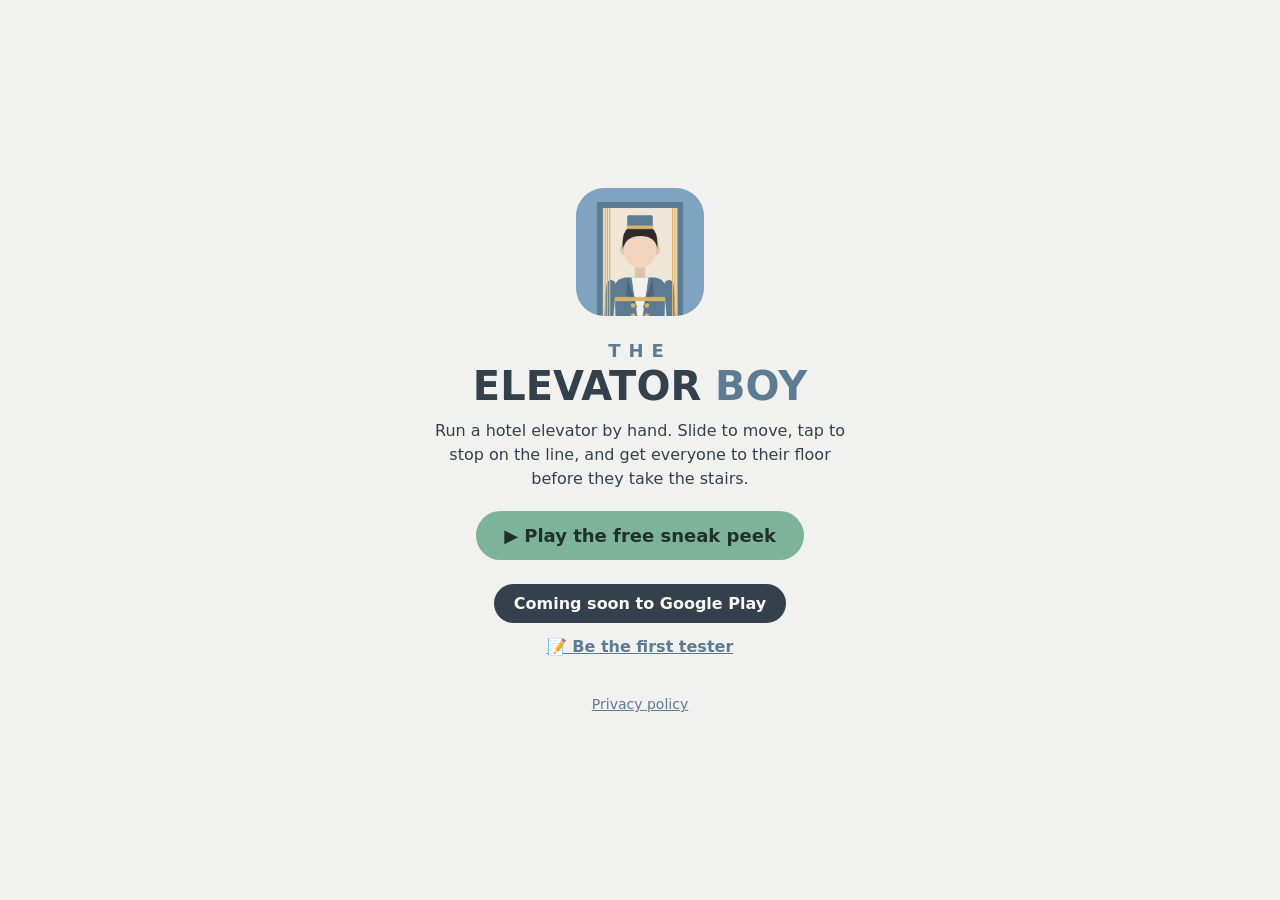
<file: index.html>
<!doctype html>
<html lang="en">
  <head>
    <meta charset="UTF-8" />
    <meta name="viewport" content="width=device-width, initial-scale=1" />
    <title>The Elevator Boy</title>
    <style>
      body { margin: 0; min-height: 100vh; background: #F1F2EF; color: #34404C; font-family: system-ui, sans-serif; display: flex; flex-direction: column; align-items: center; justify-content: center; padding: 32px 16px; box-sizing: border-box; text-align: center; }
      img { width: 128px; height: 128px; border-radius: 28px; }
      .the { margin: 24px 0 0; font-size: 18px; letter-spacing: 8px; font-weight: 800; color: #5D7C94; }
      h1 { margin: 4px 0 12px; font-size: 40px; line-height: 1.05; font-weight: 800; }
      h1 span { color: #5D7C94; }
      p { max-width: 420px; margin: 0 0 12px; line-height: 1.5; }
      .play { display: inline-block; margin: 8px 0 12px; padding: 14px 28px; border-radius: 999px; background: #7DB39A; color: #20302A; font-weight: 800; font-size: 18px; text-decoration: none; }
      .tester { display: block; margin-top: 14px; font-weight: 700; }
      .soon { margin-top: 12px; padding: 10px 20px; border-radius: 999px; background: #34404C; color: #F8F8F5; font-weight: 700; }
      footer { margin-top: 40px; font-size: 14px; }
      a { color: #5D7C94; }
    </style>
  </head>
  <body>
    <img src="elevator-boy/icon.png" alt="The Elevator Boy icon" />
    <div class="the">THE</div>
    <h1>ELEVATOR <span>BOY</span></h1>
    <p>Run a hotel elevator by hand. Slide to move, tap to stop on the line, and get everyone to their floor before they take the stairs.</p>
    <a class="play" href="elevator-boy/play/">▶ Play the free sneak peek</a>
    <div class="soon">Coming soon to Google Play</div>
    <a class="tester" href="https://docs.google.com/forms/d/e/1FAIpQLSeir0BgA8Qbl5O-tLceab4-bwzH5R8Xb-auZR7pbVuf-hEhTg/viewform">📝 Be the first tester</a>
    <footer><a href="elevator-boy/privacy.html">Privacy policy</a></footer>
  </body>
</html>
</file>
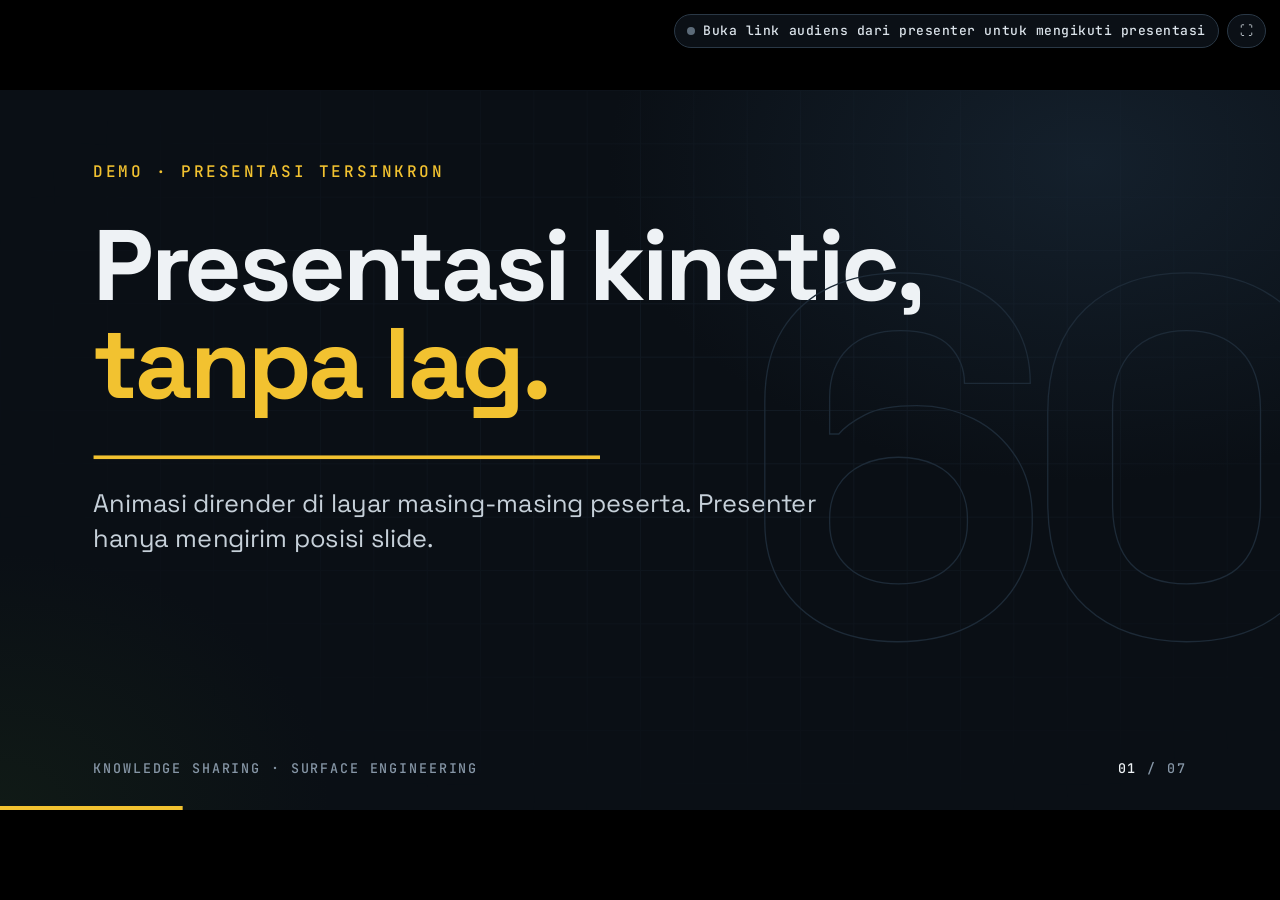
<file: present/index.html>
<!doctype html>
<html lang="id">
<head>
<meta charset="utf-8">
<meta name="viewport" content="width=device-width,initial-scale=1,viewport-fit=cover">
<title>Presentasi Kinetic — Demo</title>
<link rel="preconnect" href="https://fonts.googleapis.com">
<link rel="preconnect" href="https://fonts.gstatic.com" crossorigin>
<link href="https://fonts.googleapis.com/css2?family=JetBrains+Mono:wght@400;500&family=Space+Grotesk:wght@400;500;700&display=swap" rel="stylesheet">
<link rel="stylesheet" href="engine.css">
<style>
  /* ---- gaya khusus deck ini ---- */
  .bg-glyph{position:absolute;right:-60px;top:250px;font:700 760px/0.8 var(--font);letter-spacing:-.06em;
    color:transparent;-webkit-text-stroke:2px #1d2a37;pointer-events:none}
  .s-title .eyebrow{margin-bottom:56px}
  .s-title .rule{display:block;margin:64px 0 40px}
  .stack{display:flex;flex-direction:column;gap:28px}

  .cards{display:grid;grid-template-columns:1fr 1fr;gap:48px;margin-top:72px}
  .card{background:linear-gradient(180deg,#121c27,#0e161f);border:1px solid var(--line);border-radius:28px;padding:44px 48px}
  .card h3{font:500 22px/1 var(--mono);letter-spacing:.16em;text-transform:uppercase;color:var(--mute)}
  .card .big{font-size:150px;font-weight:700;letter-spacing:-.04em;line-height:1;margin:22px 0 4px}
  .card .big small{font-size:44px;letter-spacing:0;color:var(--mute);margin-left:12px}
  .card p{font-size:28px;line-height:1.4;color:#b9c4ce;max-width:640px}
  .track{position:relative;height:56px;margin:30px 0 26px;border-bottom:2px dashed #2a3846}
  .track i{position:absolute;left:0;top:6px;width:44px;height:44px;border-radius:12px;background:var(--hot);
    animation:runner 2.4s infinite alternate ease-in-out}
  .track.smooth i{background:var(--cool)}
  .track.choppy i{animation-timing-function:steps(7,jump-none)}
  @keyframes runner{to{left:calc(100% - 44px);transform:rotate(180deg)}}

  .diagram{margin-top:30px}
  .node rect{fill:#121c27;stroke:#2c3c4d;stroke-width:2}
  .node.hl rect{stroke:var(--accent)}
  .node text{fill:var(--ink);font:600 30px var(--font)}
  .node text.sub{fill:var(--mute);font:500 19px var(--mono);letter-spacing:.06em}
  .wire{fill:none;stroke:#3a4c5e;stroke-width:3}
  .wire.acid{stroke:var(--accent)} .wire.sweet{stroke:var(--cool)} .wire.vent{stroke:#6b7a88}
  .lbl{font:500 19px var(--mono);fill:var(--mute);letter-spacing:.04em}
  .pkt{font:500 22px var(--mono);fill:var(--accent-ink)}
  .tag{fill:var(--accent)}
  .disc{position:absolute;right:140px;top:118px;font:500 18px var(--mono);color:var(--mute);letter-spacing:.08em;text-transform:uppercase;
    border:1px solid var(--line);padding:10px 14px;border-radius:999px}

  .kpis{display:grid;grid-template-columns:repeat(3,1fr);gap:40px;margin-top:90px}
  .kpi{border-top:3px solid var(--line);padding-top:36px}
  .kpi .n{font-size:200px;font-weight:700;letter-spacing:-.05em;line-height:.9}
  .kpi .u{font:500 30px var(--mono);color:var(--accent);margin:18px 0 14px;letter-spacing:.06em}
  .kpi p{font-size:30px;line-height:1.4;color:#b9c4ce;max-width:460px}

  .steps{list-style:none;margin-top:64px;display:grid;gap:26px;counter-reset:st}
  .steps li{display:grid;grid-template-columns:110px 1fr;align-items:baseline;font-size:44px;line-height:1.3;counter-increment:st}
  .steps li::before{content:counter(st,decimal-leading-zero);font:500 34px var(--mono);color:var(--accent)}
  .steps li span{color:var(--mute);font-size:30px;display:block;margin-top:6px}
  .keys{display:flex;gap:14px;flex-wrap:wrap;margin-top:60px;font:500 24px var(--mono);color:var(--mute);align-items:center}
  kbd{font:500 24px var(--mono);color:var(--ink);background:#162230;border:1px solid #2c3c4d;border-bottom-width:4px;border-radius:10px;padding:8px 14px}

  .s-end{display:flex;flex-direction:column;justify-content:center}
  .s-end .display{font-size:220px}
  .ring{position:absolute;right:160px;top:50%;width:520px;height:520px;margin-top:-260px}
  .ring circle{fill:none;stroke-width:3}
  .spin{transform-origin:260px 260px;animation:spin 18s linear infinite}
  @keyframes spin{to{transform:rotate(360deg)}}
</style>
</head>
<body data-deck="demo" data-footer="Knowledge Sharing · Surface Engineering">
<div id="stage">

  <!-- 1 · Pembuka -->
  <section class="slide s-title" data-title="Pembuka">
    <div class="bg-glyph" data-anim="blur" style="--d:.15s">60</div>
    <p class="eyebrow" data-anim="left">Demo · Presentasi tersinkron</p>
    <h1 class="display" data-split style="--d:.25s">Presentasi kinetic, <span class="acc">tanpa lag.</span></h1>
    <svg class="rule" width="760" height="6"><line data-anim="draw" pathLength="1" x1="0" y1="3" x2="760" y2="3" stroke="var(--accent)" stroke-width="6" style="--d:.9s"/></svg>
    <p class="lede" data-anim="up" style="--d:1.15s">Animasi dirender di layar masing-masing peserta. Presenter hanya mengirim posisi slide.</p>
    <aside class="notes"><p>Buka dengan pertanyaan: siapa yang pernah melihat animasi patah-patah saat share screen?</p><p>Tekan → untuk lanjut. Semua peserta yang membuka link audiens akan ikut berpindah.</p></aside>
  </section>

  <!-- 2 · Masalah -->
  <section class="slide" data-title="Masalah share screen">
    <p class="eyebrow" data-anim="left">01 · Masalahnya</p>
    <h2 class="h2" data-split style="--d:.15s" >Share screen mengirim <span class="hot">video</span>, bukan animasi.</h2>
    <div class="cards">
      <div class="card" data-anim="up" data-step="1">
        <h3>Share screen</h3>
        <div class="big hot"><span data-count="15" data-step="1" style="--d:.3s">15</span><small>fps</small></div>
        <div class="track choppy"><i></i></div>
        <p>Untuk konten layar, frame rate sering turun ke kisaran 5–15 fps. Gerakan terlihat patah dan teks kabur saat transisi.</p>
      </div>
      <div class="card" data-anim="up" data-step="2">
        <h3>Render di laptop peserta</h3>
        <div class="big cool"><span data-count="60" data-step="2" style="--d:.3s">60</span><small>fps</small></div>
        <div class="track smooth"><i></i></div>
        <p>Setiap browser menggambar animasinya sendiri, dengan resolusi penuh dan sehalus layar peserta.</p>
      </div>
    </div>
    <aside class="notes"><ul><li>Klik 1: kondisi share screen biasa.</li><li>Klik 2: render lokal. Minta peserta membandingkan dua kotak yang bergerak.</li></ul></aside>
  </section>

  <!-- 3 · Cara kerja -->
  <section class="slide" data-title="Cara kerjanya">
    <p class="eyebrow" data-anim="left">02 · Cara kerjanya</p>
    <h2 class="h2" data-split style="--d:.15s">Yang dikirim hanya <span class="acc">posisi slide.</span></h2>
    <svg class="diagram" width="1640" height="560" viewBox="0 0 1640 560">
      <defs>
        <path id="w1" d="M300 280 H640" pathLength="1"/>
        <path id="w1m" d="M420 280 H520"/>
        <path id="w2a" d="M940 280 C1080 280 1080 90 1280 90" pathLength="1"/>
        <path id="w2b" d="M940 280 H1280" pathLength="1"/>
        <path id="w2c" d="M940 280 C1080 280 1080 470 1280 470" pathLength="1"/>
      </defs>
      <g class="node hl" data-anim="scale"><rect x="40" y="210" width="260" height="140" rx="18"/><text x="70" y="275">Presenter</text><text class="sub" x="70" y="315">tekan → / clicker</text></g>

      <use href="#w1" class="wire acid" data-anim="draw" data-step="1" pathLength="1"/>
      <g class="node" data-anim="scale" data-step="1" style="--d:.5s"><rect x="640" y="200" width="300" height="160" rx="18"/><text x="672" y="268">Relay</text><text class="sub" x="672" y="308">ntfy.sh · pub/sub</text><text class="sub" x="672" y="336">tanpa akun</text></g>
      <g data-anim="fade" data-step="1" style="--d:.9s">
        <g><rect class="tag" x="-118" y="-26" width="236" height="52" rx="26"/><text class="pkt" x="0" y="8" text-anchor="middle">{"s":3,"f":1}</text>
          <animateMotion dur="2.2s" repeatCount="indefinite" keyPoints="0;1" keyTimes="0;1" calcMode="spline" keySplines=".4 0 .2 1"><mpath href="#w1m"/></animateMotion></g>
      </g>

      <use href="#w2a" class="wire acid" data-anim="draw" data-step="2" pathLength="1"/>
      <use href="#w2b" class="wire acid" data-anim="draw" data-step="2" pathLength="1" style="--d:.1s"/>
      <use href="#w2c" class="wire acid" data-anim="draw" data-step="2" pathLength="1" style="--d:.2s"/>
      <g class="node" data-anim="right" data-step="2" style="--d:.5s"><rect x="1280" y="30" width="320" height="120" rx="18"/><text x="1310" y="86">Audiens A</text><text class="sub" x="1310" y="122">render 60 fps</text></g>
      <g class="node" data-anim="right" data-step="2" style="--d:.6s"><rect x="1280" y="220" width="320" height="120" rx="18"/><text x="1310" y="276">Audiens B</text><text class="sub" x="1310" y="312">render 60 fps</text></g>
      <g class="node" data-anim="right" data-step="2" style="--d:.7s"><rect x="1280" y="410" width="320" height="120" rx="18"/><text x="1310" y="466">Audiens C</text><text class="sub" x="1310" y="502">render 60 fps</text></g>
      <g data-anim="fade" data-step="2" style="--d:1s">
        <circle r="9" fill="var(--accent)"><animateMotion dur="1.6s" repeatCount="indefinite"><mpath href="#w2a"/></animateMotion></circle>
        <circle r="9" fill="var(--accent)"><animateMotion dur="1.6s" begin=".2s" repeatCount="indefinite"><mpath href="#w2b"/></animateMotion></circle>
        <circle r="9" fill="var(--accent)"><animateMotion dur="1.6s" begin=".4s" repeatCount="indefinite"><mpath href="#w2c"/></animateMotion></circle>
      </g>
      <text class="lbl" x="40" y="430" data-anim="up" data-step="3">≈ 40 byte per perpindahan, bukan aliran video beberapa Mbps.</text>
      <text class="lbl" x="40" y="470" data-anim="up" data-step="3" style="--d:.15s">Suara dan wajah tetap lewat Teams/Zoom.</text>
    </svg>
    <aside class="notes"><ul><li>Klik 1: presenter → relay.</li><li>Klik 2: relay meneruskan ke semua audiens.</li><li>Klik 3: tekankan bahwa yang dikirim sangat kecil, jadi koneksi lemah pun cukup.</li></ul></aside>
  </section>

  <!-- 4 · Contoh alur proses -->
  <section class="slide" data-title="Contoh alur proses">
    <p class="eyebrow" data-anim="left">03 · Contoh visual</p>
    <h2 class="h2" data-split style="--d:.15s">Alur proses yang <span class="acc">bergerak.</span></h2>
    <span class="disc" data-anim="fade" style="--d:.6s">Ilustrasi generik</span>
    <svg class="diagram" width="1640" height="640" viewBox="0 0 1640 640" style="margin-top:44px">
      <defs>
        <path id="p1" d="M220 100 H380" pathLength="1"/>
        <path id="p2" d="M600 100 H1420" pathLength="1"/>
        <path id="p3" d="M490 160 V290" pathLength="1"/>
        <path id="p4" d="M600 350 H800" pathLength="1"/>
        <path id="p5" d="M1020 350 H1420" pathLength="1"/>
        <path id="p6" d="M910 410 V500" pathLength="1"/>
        <path id="p7" d="M490 410 V560 H800" pathLength="1"/>
      </defs>
      <!-- step 0 -->
      <g class="node" data-anim="scale"><rect x="0" y="40" width="220" height="120" rx="16"/><text x="26" y="96">Gas umpan</text><text class="sub" x="26" y="132">sour gas</text></g>
      <use href="#p1" class="wire acid" data-anim="draw" pathLength="1" style="--d:.3s"/>
      <g class="node hl" data-anim="scale" style="--d:.5s"><rect x="380" y="40" width="220" height="120" rx="16"/><text x="406" y="96">AGRU</text><text class="sub" x="406" y="132">unit amina</text></g>
      <!-- step 1 -->
      <use href="#p2" class="wire sweet" data-anim="draw" data-step="1" pathLength="1"/>
      <text class="lbl" x="660" y="84" data-anim="fade" data-step="1" style="--d:.4s">gas manis</text>
      <g class="node" data-anim="left" data-step="1" style="--d:.6s"><rect x="1420" y="40" width="220" height="120" rx="16" style="stroke:var(--cool)"/><text x="1446" y="96">Sales gas</text><text class="sub" x="1446" y="132">produk</text></g>
      <g data-anim="fade" data-step="1" style="--d:.8s" fill="var(--cool)">
        <circle r="8"><animateMotion dur="2.4s" repeatCount="indefinite"><mpath href="#p2"/></animateMotion></circle>
        <circle r="8"><animateMotion dur="2.4s" begin=".8s" repeatCount="indefinite"><mpath href="#p2"/></animateMotion></circle>
        <circle r="8"><animateMotion dur="2.4s" begin="1.6s" repeatCount="indefinite"><mpath href="#p2"/></animateMotion></circle>
      </g>
      <!-- step 2 -->
      <use href="#p3" class="wire acid" data-anim="draw" data-step="2" pathLength="1"/>
      <text class="lbl" x="510" y="232" data-anim="fade" data-step="2" style="--d:.3s">acid gas</text>
      <g class="node hl" data-anim="scale" data-step="2" style="--d:.4s"><rect x="380" y="290" width="220" height="120" rx="16"/><text x="406" y="346">AGEU</text><text class="sub" x="406" y="382">pemekatan H₂S</text></g>
      <!-- step 3 -->
      <use href="#p4" class="wire acid" data-anim="draw" data-step="3" pathLength="1"/>
      <g class="node hl" data-anim="scale" data-step="3" style="--d:.35s"><rect x="800" y="290" width="220" height="120" rx="16"/><text x="826" y="346">SRU</text><text class="sub" x="826" y="382">unit sulfur</text></g>
      <use href="#p5" class="wire acid" data-anim="draw" data-step="3" pathLength="1" style="--d:.6s"/>
      <g class="node" data-anim="left" data-step="3" style="--d:.9s"><rect x="1420" y="290" width="220" height="120" rx="16" style="stroke:var(--accent)"/><text x="1446" y="346">Sulfur</text><text class="sub" x="1446" y="382">produk</text></g>
      <g data-anim="fade" data-step="3" style="--d:1s" fill="var(--accent)">
        <circle r="8"><animateMotion dur="1.6s" repeatCount="indefinite"><mpath href="#p3"/></animateMotion></circle>
        <circle r="8"><animateMotion dur="1.8s" repeatCount="indefinite"><mpath href="#p4"/></animateMotion></circle>
        <circle r="8"><animateMotion dur="2.6s" repeatCount="indefinite"><mpath href="#p5"/></animateMotion></circle>
        <circle r="8"><animateMotion dur="2.6s" begin="1.3s" repeatCount="indefinite"><mpath href="#p5"/></animateMotion></circle>
      </g>
      <!-- step 4 -->
      <use href="#p6" class="wire vent" data-anim="draw" data-step="4" pathLength="1"/>
      <use href="#p7" class="wire vent" data-anim="draw" data-step="4" pathLength="1" style="--d:.15s"/>
      <text class="lbl" x="930" y="462" data-anim="fade" data-step="4" style="--d:.4s">tail gas</text>
      <text class="lbl" x="510" y="540" data-anim="fade" data-step="4" style="--d:.5s">off-gas</text>
      <g class="node" data-anim="up" data-step="4" style="--d:.5s"><rect x="800" y="500" width="260" height="120" rx="16"/><text x="826" y="556">Insinerator</text><text class="sub" x="826" y="592">ke stack</text></g>
    </svg>
    <aside class="notes"><p>Contoh cara menerangkan proses secara bertahap. Satu klik membuka satu unit.</p><ul><li>1: gas manis ke sales gas</li><li>2: acid gas ke AGEU</li><li>3: SRU dan produk sulfur</li><li>4: aliran ke insinerator</li></ul><p>Diagram ini generik, tidak memakai data plant.</p></aside>
  </section>

  <!-- 5 · Angka -->
  <section class="slide" data-title="Angka">
    <p class="eyebrow" data-anim="left">04 · Ringkasnya</p>
    <h2 class="h2" data-split style="--d:.15s">Ringan untuk jaringan, halus di layar.</h2>
    <div class="kpis">
      <div class="kpi" data-anim="up" style="--d:.5s"><div class="n acc" data-count="60" style="--d:.6s">60</div><div class="u">fps</div><p>Animasi dirender oleh browser masing-masing peserta.</p></div>
      <div class="kpi" data-anim="up" style="--d:.65s"><div class="n" data-count="40" style="--d:.75s">40</div><div class="u">byte / perpindahan</div><p>Isi pesan sinkron: nomor slide dan step saja.</p></div>
      <div class="kpi" data-anim="up" style="--d:.8s"><div class="n cool" data-count="0" style="--d:.9s">0</div><div class="u">instalasi</div><p>Peserta cukup membuka satu link di browser, tanpa akun.</p></div>
    </div>
    <aside class="notes"><p>Angka 40 byte adalah ukuran isi pesan; ditambah header HTTP tetap jauh lebih kecil daripada video.</p></aside>
  </section>

  <!-- 6 · Cara pakai -->
  <section class="slide" data-title="Cara pakai">
    <p class="eyebrow" data-anim="left">05 · Cara pakai</p>
    <h2 class="h2" data-split style="--d:.15s">Empat langkah saat sesi online.</h2>
    <ol class="steps">
      <li data-anim="left" data-step="1"><div>Buka link presenter di laptop Anda<span>Kode ruang dibuat otomatis.</span></div></li>
      <li data-anim="left" data-step="2"><div>Klik "Salin link audiens", tempel di chat Teams/Zoom<span>Peserta membuka di browser masing-masing.</span></div></li>
      <li data-anim="left" data-step="3"><div>Tetap gunakan Teams/Zoom untuk suara<span>Share screen hanya sebagai cadangan.</span></div></li>
      <li data-anim="left" data-step="4"><div>Presentasi seperti biasa<span>Tombol → atau clicker; semua layar ikut pindah.</span></div></li>
    </ol>
    <div class="keys" data-anim="fade" data-step="4" style="--d:.4s"><kbd>→</kbd><kbd>←</kbd> pindah <kbd>N</kbd> catatan <kbd>F</kbd> layar penuh <kbd>H</kbd> sembunyikan panel</div>
    <aside class="notes"><p>Layar peserta terkunci mengikuti presenter; peserta tidak bisa berpindah slide sendiri.</p></aside>
  </section>

  <!-- 7 · Penutup -->
  <section class="slide s-end" data-title="Penutup">
    <svg class="ring" viewBox="0 0 520 520" data-anim="blur" style="--d:.3s">
      <circle cx="260" cy="260" r="250" stroke="#1d2a37"/>
      <g class="spin"><circle cx="260" cy="260" r="200" stroke="var(--accent)" stroke-dasharray="40 24" opacity=".7"/></g>
      <circle cx="260" cy="260" r="140" stroke="var(--cool)" opacity=".5"/>
    </svg>
    <p class="eyebrow" data-anim="left">Selesai</p>
    <h1 class="display" data-split style="--d:.2s;margin-top:40px">Terima kasih.</h1>
    <p class="lede" data-anim="up" style="--d:.9s;margin-top:40px">Pertanyaan &amp; diskusi.</p>
    <aside class="notes"><p>Buka sesi tanya jawab.</p></aside>
  </section>

</div>
<script src="engine.js"></script>
</body>
</html>
</file>
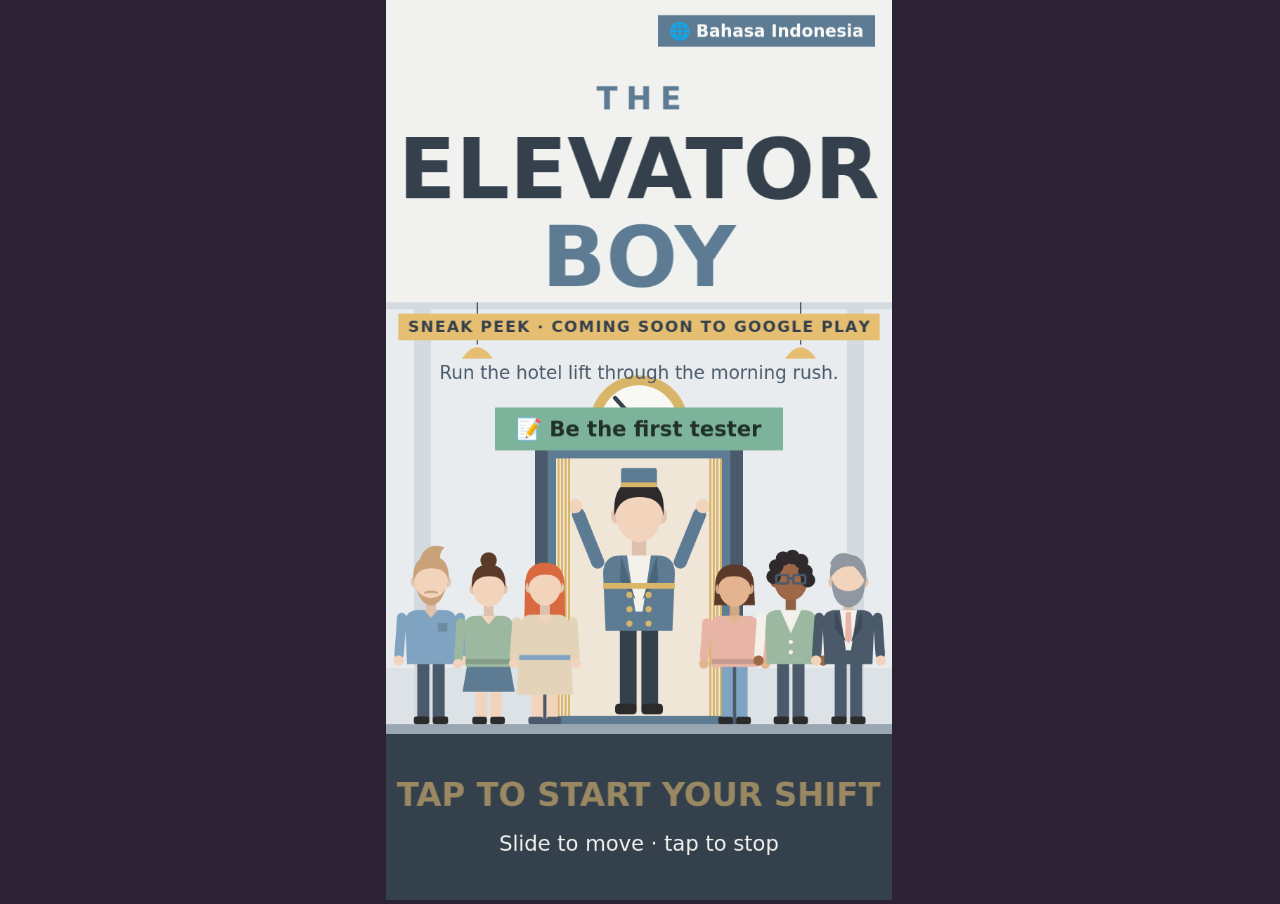
<file: elevator-boy/play/index.html>
<!doctype html>
<html lang="en">
  <head>
    <meta charset="UTF-8" />
    <meta name="viewport" content="width=device-width, initial-scale=1, maximum-scale=1, user-scalable=no, viewport-fit=cover" />
    <meta name="theme-color" content="#2b2233" />
    <link rel="icon" type="image/png" href="./icon.png" />
    <meta name="mobile-web-app-capable" content="yes" />
    <title>The Elevator Boy</title>
    <style>html,body{touch-action:none;overscroll-behavior:none;background:#2b2233;height:100%;margin:0;overflow:hidden}#game{width:100%;height:100%}</style>
    <script type="module" crossorigin src="./assets/index-Dm3egZ3Y.js"></script>
  </head>
  <body>
    <div id="game"></div>
  </body>
</html>
</file>
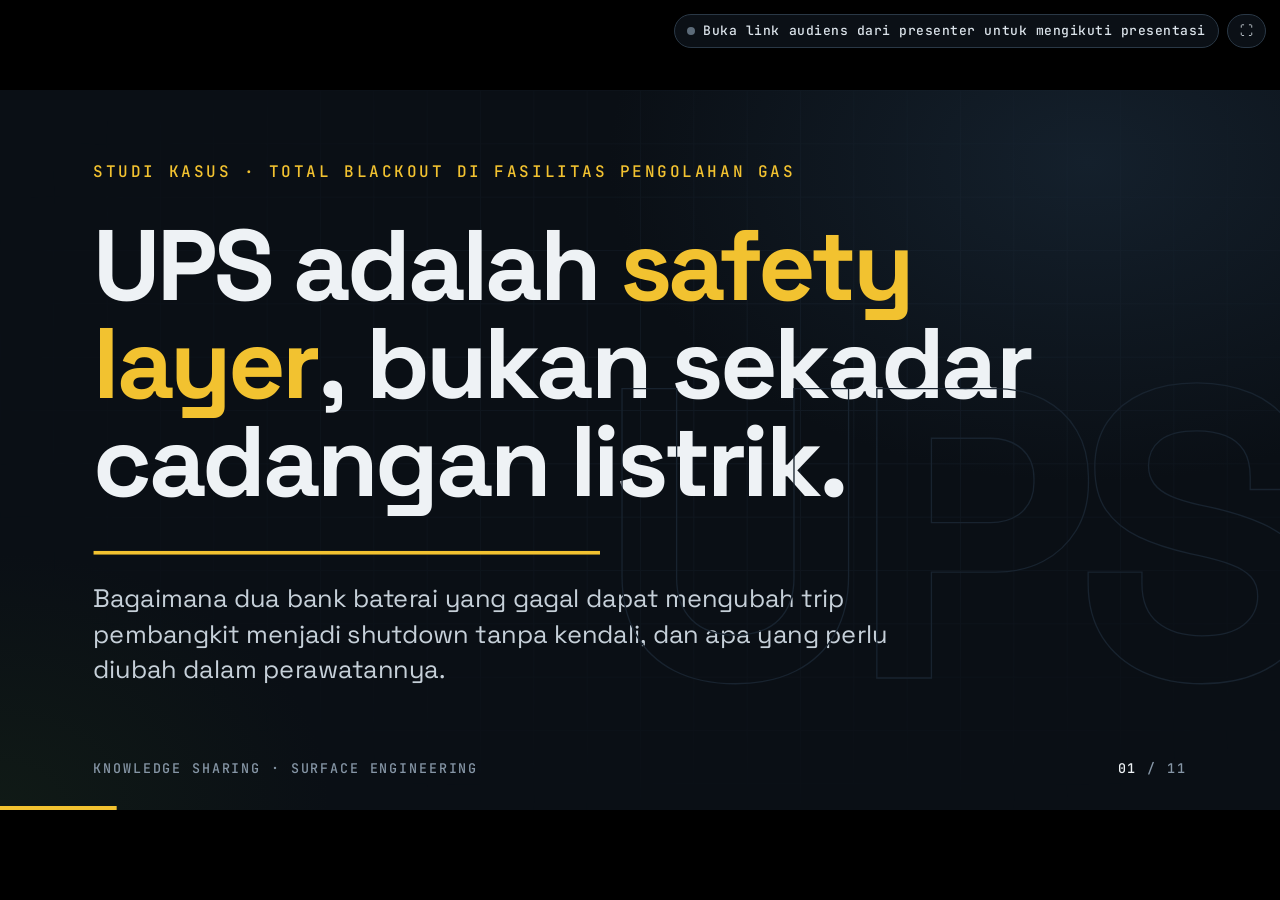
<file: present/ups-safety/index.html>
<!doctype html>
<html lang="id">
<head>
<meta charset="utf-8">
<meta name="viewport" content="width=device-width,initial-scale=1,viewport-fit=cover">
<meta name="robots" content="noindex,nofollow">
<title>UPS sebagai Safety Layer</title>
<link rel="preconnect" href="https://fonts.googleapis.com">
<link rel="preconnect" href="https://fonts.gstatic.com" crossorigin>
<link href="https://fonts.googleapis.com/css2?family=JetBrains+Mono:wght@400;500&family=Space+Grotesk:wght@400;500;700&display=swap" rel="stylesheet">
<link rel="stylesheet" href="../engine.css">
<style>
  :root{--fail:#ff5a4e;--ok:#3ddc84}
  .bg-glyph{position:absolute;right:-30px;top:420px;font:700 620px/0.8 var(--font);letter-spacing:-.06em;
    color:transparent;-webkit-text-stroke:2px #18232f;pointer-events:none}
  .s-title .eyebrow{margin-bottom:56px}
  .s-title .rule{display:block;margin:60px 0 40px}
  .h2{font-size:76px}
  .fail{color:var(--fail)}

  /* diagram umum */
  .node rect.box{fill:#121c27;stroke:#2c3c4d;stroke-width:2}
  .node text{fill:var(--ink);font:600 28px var(--font)}
  .node text.sub{fill:var(--mute);font:500 18px var(--mono);letter-spacing:.04em}
  .wire{fill:none;stroke:#3a4c5e;stroke-width:3}
  .bus{stroke:#566a7e;stroke-width:8;stroke-linecap:round}
  .x rect{fill:rgba(255,90,78,.14);stroke:var(--fail);stroke-width:3}
  .x text{fill:var(--fail);font:700 22px var(--mono);letter-spacing:.06em}
  .dep{fill:none;stroke:var(--fail);stroke-width:3;stroke-dasharray:10 8}
  .lbl{font:500 19px var(--mono);fill:var(--mute);letter-spacing:.03em}
  .lbl.fail{fill:var(--fail)}

  .caps{position:absolute;left:140px;right:140px;top:880px;height:90px}
  /* slide 2: lampu plant, flicker, gelap, getaran */
  .s-chain{isolation:isolate}
  .bgl{position:absolute;inset:0;z-index:-1;pointer-events:none}
  .lit{background:radial-gradient(1600px 900px at 50% 36%,rgba(255,232,180,.42),transparent 75%),rgba(170,196,222,.24)}
  .lit-part{background:radial-gradient(600px 400px at 620px 660px,rgba(255,232,180,.42),transparent 75%)}
  .dark{background:rgba(0,0,0,.6)}
  .flick{background:#000}
  .slide .flick[data-anim]{opacity:0;transition:none} /* hanya animasi yang menggelapkan; tanpa sisa gelap saat klik berikutnya */
  .flick.in{animation:flick 1.5s linear var(--d,0s) both}
  /* 3 kedip gelap lalu kembali terang (≤3 kedip/detik) */
  @keyframes flick{0%{opacity:0}8%{opacity:.88}18%{opacity:.12}30%{opacity:.92}42%{opacity:.1}56%{opacity:.85}70%{opacity:0}100%{opacity:0}}
  .s-chain[data-f="6"]{animation:quake .9s cubic-bezier(.36,.07,.19,.97) .3s both,rumble .14s linear 1.2s infinite}
  @keyframes quake{10%,90%{transform:translate(-3px,2px)}20%,80%{transform:translate(7px,-4px)}30%,50%,70%{transform:translate(-14px,7px) rotate(-.4deg)}40%,60%{transform:translate(14px,-7px) rotate(.4deg)}}
  @keyframes rumble{25%{transform:translate(2px,-1px)}50%{transform:translate(-2px,1px)}75%{transform:translate(1px,2px)}}
  .flame{transform-box:fill-box;transform-origin:50% 100%;animation:flame .3s ease-in-out infinite alternate}
  @keyframes flame{to{transform:scale(1.18,1.4)}}
  .cap{position:absolute;left:0;top:0;font-size:34px;line-height:1.35;color:#c6d0d9;max-width:1500px}
  .cap b{color:var(--ink)}

  /* slide 3: operator dalam gelap */
  .s-dark{isolation:isolate}
  .s-dark .dark-all{position:absolute;inset:0;z-index:-2;background:radial-gradient(900px 700px at 78% 70%,rgba(0,0,0,.35),rgba(0,0,0,.78))}
  .s-dark .grid4{width:1120px;gap:28px}
  .s-dark .card{background:rgba(12,18,26,.78);backdrop-filter:blur(3px);-webkit-backdrop-filter:blur(3px);padding:32px 36px}
  .s-dark .card p{font-size:27px}
  .s-dark .card .k{font-size:54px}
  .scene{position:absolute;right:40px;bottom:70px;width:640px;height:820px;z-index:-1}
  .beams{position:absolute;inset:0;width:1920px;height:1080px;z-index:-1;pointer-events:none}
  /* senter diarahkan ke kartu yang sedang dibahas */
  .aim,.aim-r{transform-origin:1636px 762px;transition:transform 1.1s var(--ease)}
  .aim{transform:rotate(160deg) scaleX(.45)} .aim-r{transform:rotate(160deg)}
  .s-dark[data-f="1"] .aim{transform:rotate(197.3deg) scaleX(1.28)} .s-dark[data-f="1"] .aim-r{transform:rotate(197.3deg)}
  .s-dark[data-f="2"] .aim{transform:rotate(210.4deg) scaleX(.75)} .s-dark[data-f="2"] .aim-r{transform:rotate(210.4deg)}
  .s-dark[data-f="3"] .aim{transform:rotate(184.6deg) scaleX(1.23)} .s-dark[data-f="3"] .aim-r{transform:rotate(184.6deg)}
  .s-dark[data-f="4"] .aim{transform:rotate(188.6deg) scaleX(.66)} .s-dark[data-f="4"] .aim-r{transform:rotate(188.6deg)}
  .s-dark .grid4 .card.in{opacity:.5;transition:opacity .6s ease,transform 1s var(--ease),background .6s,border-color .6s}
  .s-dark[data-f="1"] .grid4 .card:nth-child(1),.s-dark[data-f="2"] .grid4 .card:nth-child(2),
  .s-dark[data-f="3"] .grid4 .card:nth-child(3),.s-dark[data-f="4"] .grid4 .card:nth-child(4){opacity:1;background:rgba(58,46,22,.55);border-color:rgba(242,194,48,.45)}
  .beam{animation:beam 3.2s ease-in-out infinite}
  @keyframes beam{0%,100%{opacity:1}46%{opacity:.92}48%{opacity:.55}50%{opacity:.95}53%{opacity:.7}55%{opacity:1}}
  .mote{animation:mote 6s ease-in-out infinite}
  @keyframes mote{0%{transform:translate(0,0);opacity:0}20%{opacity:.9}100%{transform:translate(-40px,-60px);opacity:0}}
  .breath{transform-box:fill-box;transform-origin:50% 100%;animation:breath 4.5s ease-in-out infinite}
  @keyframes breath{50%{transform:scaleY(1.018) translateY(-2px)}}
  /* kartu konsekuensi */
  .grid4{display:grid;grid-template-columns:1fr 1fr;gap:36px;margin-top:60px}
  .card{background:linear-gradient(180deg,#121c27,#0e161f);border:1px solid var(--line);border-radius:26px;padding:38px 44px;position:relative}
  .card h3{font:500 21px/1 var(--mono);letter-spacing:.16em;text-transform:uppercase;color:var(--accent);margin-bottom:18px}
  .card p{font-size:31px;line-height:1.4;color:#d3dbe2}
  .card .k{position:absolute;right:36px;top:30px;font:700 64px/1 var(--font);color:#1f2d3b}

  /* lapisan */
  .layers{margin-top:56px;display:grid;gap:16px;width:1180px}
  .layer{display:grid;grid-template-columns:90px 1fr 360px;align-items:center;height:86px;border-radius:16px;
    background:#121c27;border:1px solid #2a3846;padding:0 30px;font-size:32px;position:relative;overflow:hidden}
  .layer .i{font:500 22px var(--mono);color:var(--mute)}
  .layer .r{font:500 20px var(--mono);color:var(--mute);text-align:right;letter-spacing:.04em}
  .layer.ups{border-color:var(--accent);background:linear-gradient(90deg,rgba(242,194,48,.14),#121c27 60%)}
  .layer .crack{position:absolute;inset:0;background:repeating-linear-gradient(135deg,rgba(255,90,78,.22) 0 14px,transparent 14px 28px);border:2px solid var(--fail);border-radius:16px}
  .side{position:absolute;left:1400px;top:330px;width:400px}
  .side p{font-size:30px;line-height:1.4;color:#c6d0d9;margin-bottom:26px}
  .side p b{color:var(--ink)}

  /* string baterai */
  .cell rect{fill:#162230;stroke:#3a4c5e;stroke-width:2}
  .cell .tab{fill:#3a4c5e}
  .bad rect{fill:rgba(255,90,78,.2);stroke:var(--fail)}
  .bad .tab{fill:var(--fail)}
  .causes{position:absolute;left:140px;right:140px;top:690px;display:grid;grid-template-columns:repeat(5,1fr);gap:22px}
  .cause{border-top:3px solid var(--fail);padding-top:18px;font-size:26px;line-height:1.35;color:#d3dbe2}
  .cause span{display:block;font:500 17px var(--mono);color:var(--mute);letter-spacing:.06em;margin-bottom:8px;text-transform:uppercase}
  .hyp{position:absolute;right:140px;top:118px;font:500 18px var(--mono);color:var(--mute);letter-spacing:.08em;text-transform:uppercase;
    border:1px solid var(--line);padding:10px 14px;border-radius:999px}

  /* KPI */
  .kpis{display:grid;grid-template-columns:repeat(3,1fr);gap:40px;margin-top:70px}
  .kpi{border-top:3px solid var(--line);padding-top:32px}
  .kpi .n{font-size:190px;font-weight:700;letter-spacing:-.05em;line-height:.9}
  .kpi .n small{font-size:90px}
  .kpi .u{font:500 26px var(--mono);color:var(--accent);margin:18px 0 12px;letter-spacing:.05em}
  .kpi p{font-size:28px;line-height:1.4;color:#b9c4ce;max-width:470px}
  .src{position:absolute;left:140px;bottom:96px;font:500 18px var(--mono);color:var(--mute);letter-spacing:.04em}

  /* task list */
  .cols{display:grid;grid-template-columns:1fr 1fr;gap:48px;margin-top:50px}
  .col{background:linear-gradient(180deg,#121c27,#0e161f);border:1px solid var(--line);border-radius:26px;padding:34px 40px}
  .col h3{display:flex;justify-content:space-between;align-items:baseline;font:700 40px/1 var(--font);margin-bottom:22px}
  .col h3 span{font:500 19px var(--mono);color:var(--accent);letter-spacing:.12em;text-transform:uppercase}
  .col ul{list-style:none;display:grid;gap:13px}
  .col li{font-size:27px;line-height:1.35;color:#d3dbe2;padding-left:34px;position:relative}
  .col li::before{content:"";position:absolute;left:0;top:.42em;width:16px;height:16px;border:2px solid var(--accent);border-radius:4px}
  .col li em{font-style:normal;color:var(--mute)}

  /* improvement */
  .imps{display:grid;grid-template-columns:repeat(3,1fr);gap:28px;margin-top:56px}
  .imp{border:1px solid var(--line);border-radius:22px;padding:30px 32px;background:#0f1822}
  .imp .t{font:500 18px var(--mono);letter-spacing:.12em;text-transform:uppercase;color:var(--cool);margin-bottom:12px}
  .imp h4{font-size:33px;line-height:1.2;margin-bottom:12px}
  .imp p{font-size:24px;line-height:1.4;color:#b9c4ce}

  /* roadmap */
  .road{position:relative;margin-top:70px;height:560px}
  .road .line{position:absolute;left:0;right:0;top:40px}
  .stage-col{position:absolute;top:0;width:500px}
  .stage-col .pin{width:80px;height:80px;border-radius:50%;background:var(--bg);border:3px solid var(--accent);display:grid;place-items:center;
    font:700 26px var(--mono);color:var(--accent)}
  .stage-col h4{font-size:40px;margin:26px 0 16px}
  .stage-col h4 span{display:block;font:500 19px var(--mono);color:var(--mute);letter-spacing:.1em;text-transform:uppercase;margin-bottom:8px}
  .stage-col ul{list-style:none;display:grid;gap:12px}
  .stage-col li{font-size:26px;line-height:1.35;color:#d3dbe2;padding-left:22px;position:relative}
  .stage-col li::before{content:"–";position:absolute;left:0;color:var(--accent)}

  .s-end{display:flex;flex-direction:column;justify-content:center}
  .s-end .display{font-size:108px;max-width:1180px}
  .pulse{position:absolute;right:170px;top:50%;margin-top:-210px}
</style>
</head>
<body data-deck="ups-safety" data-footer="Knowledge Sharing · Surface Engineering">
<div id="stage">

  <!-- 1 · Pembuka -->
  <section class="slide s-title" data-title="Pembuka">
    <div class="bg-glyph" data-anim="blur" style="--d:.15s">UPS</div>
    <p class="eyebrow" data-anim="left">Studi kasus · total blackout di fasilitas pengolahan gas</p>
    <h1 class="display" data-split style="--d:.25s">UPS adalah <span class="acc">safety layer</span>, bukan sekadar cadangan listrik.</h1>
    <svg class="rule" width="760" height="6"><line data-anim="draw" pathLength="1" x1="0" y1="3" x2="760" y2="3" stroke="var(--accent)" stroke-width="6" style="--d:1s"/></svg>
    <p class="lede" data-anim="up" style="--d:1.25s">Bagaimana dua bank baterai yang gagal dapat mengubah trip pembangkit menjadi shutdown tanpa kendali, dan apa yang perlu diubah dalam perawatannya.</p>
    <aside class="notes"><p>Tujuan sesi: menempatkan UPS dan baterainya setara dengan peralatan safety lain, lalu menyepakati perbaikan task list PM.</p></aside>
  </section>

  <!-- 2 · Kronologi -->
  <section class="slide s-chain" data-title="Kronologi rantai kegagalan">
    <div class="bgl lit" data-anim="fade" data-until="3"></div>
    <div class="bgl lit-part" data-anim="fade" data-step="4" data-until="4" style="--d:.5s"></div>
    <div class="bgl dark" data-anim="fade" data-step="5" style="--d:.3s"></div>
    <div class="bgl flick" data-anim="fx" data-step="1" data-until="1"></div>
    <div class="bgl flick" data-anim="fx" data-step="2" data-until="2" style="--d:.1s"></div>
    <div class="bgl flick" data-anim="fx" data-step="3" data-until="3" style="--d:.1s"></div>
    <div class="bgl flick" data-anim="fx" data-step="4" data-until="4"></div>
    <p class="eyebrow" data-anim="left">01 · Apa yang terjadi</p>
    <h2 class="h2" data-split style="--d:.15s">Satu rantai daya, <span class="fail">gagal berurutan.</span></h2>
    <svg width="1640" height="620" viewBox="0 -30 1640 620" style="margin-top:10px">
      <defs><path id="dep" d="M910 400 V550 H1610 V70 H1560" pathLength="1"/>
        <path id="b1" d="M1280 400 V440"/><path id="b2" d="M1365 400 V440"/><path id="b3" d="M1450 400 V440"/></defs>
      <!-- garis -->
      <g data-anim="fade">
        <line class="wire" x1="110" y1="120" x2="110" y2="190"/><line class="wire" x1="370" y1="120" x2="370" y2="190"/>
        <line class="wire" x1="630" y1="120" x2="630" y2="190"/><line class="wire" x1="930" y1="120" x2="930" y2="190"/>
        <line class="wire" x1="1430" y1="120" x2="1430" y2="190"/>
        <line class="bus" x1="20" y1="190" x2="1560" y2="190"/>
        <text class="lbl" x="1180" y="176">bus utama</text>
        <line class="wire" x1="410" y1="190" x2="410" y2="280"/>
        <line class="wire" x1="620" y1="350" x2="760" y2="350"/><line class="wire" x1="1060" y1="350" x2="1200" y2="350"/>
      </g>
      <!-- node -->
      <g class="node" data-anim="scale"><rect class="box" x="0" y="20" width="220" height="100" rx="16"/><text x="24" y="66">Gen A</text><text class="sub" x="24" y="98">generator utama</text></g>
      <g class="node" data-anim="scale" style="--d:.08s"><rect class="box" x="260" y="20" width="220" height="100" rx="16"/><text x="284" y="66">Gen B</text><text class="sub" x="284" y="98">generator utama</text></g>
      <g class="node" data-anim="scale" style="--d:.16s"><rect class="box" x="520" y="20" width="220" height="100" rx="16"/><text x="544" y="66">Gen C</text><text class="sub" x="544" y="98">generator utama</text></g>
      <g class="node" data-anim="scale" style="--d:.24s"><rect class="box" x="800" y="20" width="260" height="100" rx="16"/><text x="824" y="66">Load shedding</text><text class="sub" x="824" y="98">lepas beban</text></g>
      <g class="node" data-anim="scale" style="--d:.32s"><rect class="box" x="1300" y="20" width="260" height="100" rx="16"/><text x="1324" y="66">EDG</text><text class="sub" x="1324" y="98">emergency diesel</text></g>
      <g class="node" data-anim="scale" style="--d:.4s"><rect class="box" x="200" y="280" width="420" height="160" rx="16" style="stroke:var(--accent)"/><text x="224" y="324">UPS</text>
        <rect class="box" x="224" y="346" width="180" height="70" rx="10"/><text class="sub" x="246" y="388">Bank 1</text>
        <rect class="box" x="418" y="346" width="180" height="70" rx="10"/><text class="sub" x="440" y="388">Bank 2</text></g>
      <g class="node" data-anim="scale" style="--d:.48s"><rect class="box" x="760" y="300" width="300" height="100" rx="16"/><text x="784" y="346">DCS / SIS / F&amp;G</text><text class="sub" x="784" y="378">mata &amp; otak plant</text></g>
      <g class="node" data-anim="scale" style="--d:.56s"><rect class="box" x="1200" y="300" width="330" height="100" rx="16"/><text x="1224" y="346">SDV / BDV</text><text class="sub" x="1224" y="378">elemen akhir di lapangan</text></g>

      <!-- kegagalan -->
      <g class="x" data-anim="pop" data-step="1"><rect x="0" y="20" width="220" height="100" rx="16"/><text x="216" y="10" text-anchor="end">DOWN</text></g>
      <g class="x" data-anim="pop" data-step="2"><rect x="260" y="20" width="220" height="100" rx="16"/><text x="476" y="10" text-anchor="end">TRIP</text></g>
      <g class="x" data-anim="pop" data-step="3"><rect x="800" y="20" width="260" height="100" rx="16"/><text x="1056" y="10" text-anchor="end">GAGAL</text></g>
      <g class="x" data-anim="pop" data-step="4"><rect x="520" y="20" width="220" height="100" rx="16"/><text x="736" y="10" text-anchor="end">MATI</text></g>
      <line class="bus" x1="20" y1="190" x2="1560" y2="190" style="stroke:var(--fail);--d:.4s" data-anim="fade" data-step="4"/>
      <g class="x" data-anim="pop" data-step="5"><rect x="224" y="346" width="180" height="70" rx="10"/><text x="390" y="388" text-anchor="end">OPEN</text></g>
      <g class="x" data-anim="pop" data-step="5" style="--d:.3s"><rect x="418" y="346" width="180" height="70" rx="10"/><text x="584" y="388" text-anchor="end">OPEN</text></g>
      <g class="x" data-anim="pop" data-step="6"><rect x="760" y="300" width="300" height="100" rx="16"/><text x="1056" y="290" text-anchor="end">PADAM</text></g>
      <g class="x" data-anim="pop" data-step="6" style="--d:.5s"><rect x="1200" y="300" width="330" height="100" rx="16"/><text x="1526" y="290" text-anchor="end">FAIL-SAFE · BUTA</text></g>
      <g data-anim="fade" data-step="6" style="--d:.6s">
        <line class="wire" x1="1280" y1="400" x2="1280" y2="440" style="stroke:var(--accent)"/><line class="wire" x1="1365" y1="400" x2="1365" y2="440" style="stroke:var(--accent)"/><line class="wire" x1="1450" y1="400" x2="1450" y2="440" style="stroke:var(--accent)"/>
        <g fill="var(--accent)">
          <circle r="6"><animateMotion dur=".5s" repeatCount="indefinite"><mpath href="#b1"/></animateMotion></circle>
          <circle r="6"><animateMotion dur=".5s" begin=".15s" repeatCount="indefinite"><mpath href="#b2"/></animateMotion></circle>
          <circle r="6"><animateMotion dur=".5s" begin=".3s" repeatCount="indefinite"><mpath href="#b3"/></animateMotion></circle>
        </g>
      </g>
      <g class="node" data-anim="pop" data-step="6" style="--d:.7s"><rect class="box" x="1200" y="440" width="330" height="84" rx="16" style="stroke:var(--fail)"/>
        <rect x="1226" y="476" width="12" height="40" rx="2" fill="#566a7e"/>
        <path class="flame" d="M1232 474 C1218 460 1226 448 1232 436 C1238 448 1246 460 1232 474 Z" fill="#ff8a3d"/>
        <text x="1258" y="476">Flare</text><text class="sub" x="1258" y="506">BDV + PCV fail open</text></g>
      <use href="#dep" class="dep" data-anim="draw" data-step="7"/>
      <text class="lbl fail" x="1150" y="580" data-anim="fade" data-step="7" style="--d:.8s">permissive F&amp;G untuk start EDG hilang</text>
      <g class="x" data-anim="pop" data-step="7" style="--d:1.1s"><rect x="1300" y="20" width="260" height="100" rx="16"/><text x="1556" y="10" text-anchor="end">TIDAK AUTO START</text></g>
    </svg>
    <div class="caps">
      <p class="cap" data-anim="up" data-until="0"><b>Desain:</b> tiga generator, load shedding, EDG dan UPS dua bank seharusnya saling menopang.</p>
      <p class="cap" data-anim="up" data-step="1" data-until="1"><b>Titik awal:</b> satu generator sudah tidak tersedia, margin daya menipis.</p>
      <p class="cap" data-anim="up" data-step="2" data-until="2"><b>Generator kedua trip.</b> Satu unit tersisa memikul seluruh beban.</p>
      <p class="cap" data-anim="up" data-step="3" data-until="3"><b>Load shedding gagal</b> menurunkan beban ke kapasitas generator yang tersisa.</p>
      <p class="cap" data-anim="up" data-step="4" data-until="4"><b>Generator terakhir ikut mati.</b> Bus utama hilang.</p>
      <p class="cap" data-anim="up" data-step="5" data-until="5"><b>UPS seharusnya mengambil alih</b>, tetapi kedua bank baterai gagal karena sel open.</p>
      <p class="cap" data-anim="up" data-step="6" data-until="6"><b>DCS/SIS/F&amp;G padam.</b> BDV dan PCV ke flare fail open: blowdown serentak tanpa monitoring.</p>
      <p class="cap" data-anim="up" data-step="7"><b>EDG tidak start otomatis</b>, karena permissive start dari sistem F&amp;G ikut hilang.</p>
    </div>
    <aside class="notes"><p>Tujuh klik, satu per mata rantai. Latar terang = plant masih berlistrik; latar berkedip gelap saat Gen A, Gen B dan load shedding gagal, tinggal area UPS saat generator terakhir mati, gelap total saat UPS gagal. Klik 6: blowdown serentak, layar bergetar. Tekankan klik 7: lapisan cadangan terakhir (EDG) ikut tumbang karena bergantung pada lapisan yang sudah gagal. Ini kegagalan penyebab bersama (common cause).</p></aside>
  </section>

  <!-- 3 · Konsekuensi -->
  <section class="slide s-dark" data-title="Konsekuensi">
    <div class="dark-all"></div>
    <svg class="scene" viewBox="0 0 640 820" data-anim="fade" style="--d:.3s" aria-hidden="true">
      <defs>
        <linearGradient id="beamG" x1="1" y1="0" x2="0" y2="1">
          <stop offset="0" stop-color="#ffe2a8" stop-opacity=".55"/><stop offset="1" stop-color="#ffe2a8" stop-opacity=".04"/>
        </linearGradient>
        <radialGradient id="spotG"><stop offset="0" stop-color="#ffd890" stop-opacity=".5"/><stop offset="1" stop-color="#ffd890" stop-opacity="0"/></radialGradient>
        <radialGradient id="glowG"><stop offset="0" stop-color="#fff3d6" stop-opacity=".9"/><stop offset="1" stop-color="#fff3d6" stop-opacity="0"/></radialGradient>
        <linearGradient id="bodyG" x1="0" y1="0" x2="1" y2="0"><stop offset="0" stop-color="#3a4654"/><stop offset=".35" stop-color="#1a232d"/><stop offset="1" stop-color="#121920"/></linearGradient>
      </defs>
      <!-- lantai -->
      <line x1="60" y1="712" x2="640" y2="712" stroke="#1d2833" stroke-width="2"/>
      <!-- operator duduk menunduk -->
      <g class="breath">
        <!-- kaki: paha & betis -->
        <path d="M528 698 L432 612" stroke="url(#bodyG)" stroke-width="54" stroke-linecap="round" fill="none"/>
        <path d="M432 612 L414 704" stroke="#18212a" stroke-width="44" stroke-linecap="round" fill="none"/>
        <path d="M398 712 h56" stroke="#141b22" stroke-width="18" stroke-linecap="round"/>
        <!-- badan membungkuk -->
        <path d="M560 706 C594 640 580 552 520 500 C496 480 462 486 452 512 C470 560 488 640 500 706 Z" fill="url(#bodyG)"/>
        <!-- reflective stripe coverall -->
        <path d="M478 590 C510 584 548 588 578 600" stroke="#7d8a5a" stroke-width="7" fill="none" opacity=".55"/>
        <!-- lengan bertumpu di lutut, tangan memegang senter -->
        <path d="M486 520 L436 590 L398 572" stroke="#1f2933" stroke-width="30" stroke-linecap="round" stroke-linejoin="round" fill="none"/>
        <!-- kepala menunduk + helm -->
        <circle cx="452" cy="478" r="30" fill="#1c252f"/>
        <path d="M414 470 C416 440 446 424 474 432 C496 438 506 456 504 474 Z" fill="#c9a227"/>
        <path d="M404 474 C430 480 486 482 512 470" stroke="#b08d1f" stroke-width="8" stroke-linecap="round" fill="none"/>
        <!-- cahaya pantul di sisi yang menghadap senter -->
        <path d="M436 596 C424 620 418 650 414 690" stroke="#ffd890" stroke-width="3" fill="none" opacity=".35"/>
        <path d="M424 488 C420 500 424 512 432 520" stroke="#ffd890" stroke-width="3" fill="none" opacity=".3"/>
      </g>
    </svg>
    <svg class="beams" viewBox="0 0 1920 1080" data-anim="fade" style="--d:.5s" aria-hidden="true">
      <defs>
        <linearGradient id="beamG2" gradientUnits="userSpaceOnUse" x1="1636" y1="0" x2="2636" y2="0">
          <stop offset="0" stop-color="#ffe2a8" stop-opacity=".5"/><stop offset="1" stop-color="#ffe2a8" stop-opacity=".06"/>
        </linearGradient>
        <radialGradient id="spotG2"><stop offset="0" stop-color="#ffd890" stop-opacity=".38"/><stop offset="1" stop-color="#ffd890" stop-opacity="0"/></radialGradient>
        <radialGradient id="glowG2"><stop offset="0" stop-color="#fff3d6" stop-opacity=".95"/><stop offset="1" stop-color="#fff3d6" stop-opacity="0"/></radialGradient>
      </defs>
      <g class="aim beam">
        <path d="M1636 752 L1636 772 L2636 960 L2636 564 Z" fill="url(#beamG2)"/>
        <ellipse cx="2636" cy="762" rx="230" ry="210" fill="url(#spotG2)"/>
        <g fill="#ffe9be">
          <circle class="mote" cx="1900" cy="770" r="2.4"/><circle class="mote" cx="2150" cy="730" r="2" style="animation-delay:1.5s"/>
          <circle class="mote" cx="2380" cy="800" r="2.2" style="animation-delay:3s"/><circle class="mote" cx="2000" cy="740" r="1.8" style="animation-delay:4.4s"/>
        </g>
      </g>
      <g class="aim-r">
        <rect x="1604" y="754" width="36" height="17" rx="4" fill="#5d6873"/>
        <circle cx="1638" cy="762" r="24" fill="url(#glowG2)" class="beam"/>
      </g>
    </svg>
    <p class="eyebrow" data-anim="left">02 · Dampaknya</p>
    <h2 class="h2" data-split style="--d:.15s">Plant aman secara desain, tapi <span class="fail">tanpa kendali.</span></h2>
    <div class="grid4">
      <div class="card" data-anim="up" data-step="1"><span class="k">01</span><h3>Tanpa monitoring</h3><p>Semua SDV/BDV ke posisi fail-safe tanpa operator bisa melihat status dan urutannya.</p></div>
      <div class="card" data-anim="up" data-step="2"><span class="k">02</span><h3>Blowdown simultan</h3><p>Flare didesain untuk kasus terburuk pelepasan satu blok, bukan seluruh plant sekaligus.</p></div>
      <div class="card" data-anim="up" data-step="3"><span class="k">03</span><h3>Beban pada flare</h3><p>Blowdown serentak menuntut pemeriksaan integritas sistem flare sebelum plant boleh dinyalakan kembali.</p></div>
      <div class="card" data-anim="up" data-step="4"><span class="k">04</span><h3>Resumption panjang</h3><p>Plant bertahan di EDG sementara pembangkit diperbaiki, dan unit proses yang berhenti mendadak perlu dikaji sebelum dijalankan ulang.</p></div>
    </div>
    <aside class="notes"><p>Fail-safe bekerja: plant menuju kondisi aman. Masalahnya, transisi itu terjadi serentak, tanpa urutan dan tanpa visibilitas. UPS-lah yang seharusnya memberi waktu untuk shutdown yang terkendali.</p></aside>
  </section>

  <!-- 4 · Lapisan -->
  <section class="slide" data-title="UPS sebagai lapisan safety">
    <p class="eyebrow" data-anim="left">03 · Posisi UPS</p>
    <h2 class="h2" data-split style="--d:.15s">Lapisan terakhir yang menjaga <span class="acc">mata dan otak</span> plant.</h2>
    <div class="layers">
      <div class="layer" data-anim="left" style="--d:.3s"><span class="i">L1</span>Pembangkit utama (N generator)<span class="r">sumber normal</span></div>
      <div class="layer" data-anim="left" style="--d:.38s"><span class="i">L2</span>Load shedding<span class="r">jaga sisa pembangkit</span></div>
      <div class="layer" data-anim="left" style="--d:.46s"><span class="i">L3</span>EDG<span class="r">pasok darurat · ±detik</span>
        <div class="crack" data-anim="fade" data-step="2" style="--d:.5s"></div></div>
      <div class="layer ups" data-anim="left" style="--d:.54s"><span class="i">L4</span><b>UPS + baterai</b><span class="r">tanpa jeda · menit</span>
        <div class="crack" data-anim="fade" data-step="1"></div></div>
      <div class="layer" data-anim="left" style="--d:.62s"><span class="i">L5</span>DCS / SIS / F&amp;G<span class="r">deteksi &amp; logika</span>
        <div class="crack" data-anim="fade" data-step="1" style="--d:.3s"></div></div>
    </div>
    <div class="side">
      <p data-anim="right" data-step="1"><b>UPS tanpa jeda.</b> Ia menjembatani detik-detik sebelum EDG masuk, dan menit-menit untuk shutdown yang terkendali.</p>
      <p data-anim="right" data-step="2"><b>Lapisan yang tidak independen</b> bukan lapisan tambahan. Saat start EDG menunggu permissive F&amp;G, gagalnya UPS menjatuhkan dua lapisan sekaligus.</p>
    </div>
    <aside class="notes"><p>Klik 1: UPS gagal, DCS/SIS ikut padam. Klik 2: EDG ikut retak karena start-nya menunggu permissive F&amp;G. Pesan utama: UPS dan baterainya harus dikelola seperti peralatan safety-critical.</p></aside>
  </section>

  <!-- 5 · String seri -->
  <section class="slide" data-title="Mengapa dua bank gagal">
    <p class="eyebrow" data-anim="left">04 · Mekanismenya</p>
    <h2 class="h2" data-split style="--d:.15s">Satu sel open, <span class="fail">satu string mati.</span></h2>
    <span class="hyp" data-anim="fade" style="--d:.6s">Hipotesis · verifikasi di RCA</span>
    <svg width="1640" height="300" viewBox="0 0 1640 300" style="margin-top:40px">
      <defs><path id="str" d="M20 70 H1620"/><path id="str2" d="M20 230 H1620"/></defs>
      <text class="lbl" x="20" y="22">BANK 1</text><text class="lbl" x="20" y="182">BANK 2</text>
      <line class="wire" x1="20" y1="70" x2="1620" y2="70"/><line class="wire" x1="20" y1="230" x2="1620" y2="230"/>
      <g id="cells1"></g><g id="cells2"></g>
      <g data-anim="fade" data-until="0" fill="var(--ok)">
        <circle r="7"><animateMotion dur="3s" repeatCount="indefinite"><mpath href="#str"/></animateMotion></circle>
        <circle r="7"><animateMotion dur="3s" begin="1s" repeatCount="indefinite"><mpath href="#str"/></animateMotion></circle>
        <circle r="7"><animateMotion dur="3s" begin="2s" repeatCount="indefinite"><mpath href="#str"/></animateMotion></circle>
      </g>
      <g data-anim="fade" data-until="1" fill="var(--ok)">
        <circle r="7"><animateMotion dur="3s" repeatCount="indefinite"><mpath href="#str2"/></animateMotion></circle>
        <circle r="7"><animateMotion dur="3s" begin="1s" repeatCount="indefinite"><mpath href="#str2"/></animateMotion></circle>
        <circle r="7"><animateMotion dur="3s" begin="2s" repeatCount="indefinite"><mpath href="#str2"/></animateMotion></circle>
      </g>
      <g class="cell bad" data-anim="pop" data-step="1"><rect x="1100" y="40" width="56" height="60" rx="8"/><rect class="tab" x="1114" y="32" width="10" height="10"/><rect class="tab" x="1134" y="32" width="10" height="10"/></g>
      <text class="lbl fail" x="1080" y="130" data-anim="fade" data-step="1" style="--d:.3s">sel open</text>
      <g class="cell bad" data-anim="pop" data-step="2"><rect x="460" y="200" width="56" height="60" rx="8"/><rect class="tab" x="474" y="192" width="10" height="10"/><rect class="tab" x="494" y="192" width="10" height="10"/></g>
      <text class="lbl fail" x="440" y="290" data-anim="fade" data-step="2" style="--d:.3s">sel open</text>
      <text class="lbl" x="1450" y="130" data-anim="fade" data-step="1" style="--d:.5s" fill="var(--fail)">arus = 0</text>
      <text class="lbl" x="1450" y="290" data-anim="fade" data-step="2" style="--d:.5s" fill="var(--fail)">arus = 0</text>
    </svg>
    <div class="causes">
      <div class="cause" data-anim="up" data-step="3"><span>Usia</span>Kedua bank dipasang dan menua bersamaan, dari batch yang sama.</div>
      <div class="cause" data-anim="up" data-step="3" style="--d:.1s"><span>Lingkungan</span>Satu ruang, suhu yang sama, mempercepat penuaan kedua bank.</div>
      <div class="cause" data-anim="up" data-step="3" style="--d:.2s"><span>Indikator</span>Tegangan float tampak normal sampai baterai benar-benar dibebani.</div>
      <div class="cause" data-anim="up" data-step="3" style="--d:.3s"><span>Data</span>Tidak ada tren ohmic per sel untuk melihat degradasi.</div>
      <div class="cause" data-anim="up" data-step="3" style="--d:.4s"><span>Uji</span>Tidak ada uji kapasitas berbeban yang membuktikan waktu backup.</div>
    </div>
    <aside class="notes"><p>Sel dalam string terhubung seri: satu sel open memutus arus seluruh string. Redundansi dua bank hanya berarti bila keduanya tidak berbagi penyebab kegagalan yang sama.</p><p>Lima penyebab bersama ini adalah hipotesis; konfirmasi lewat data RCA (umur, catatan suhu, riwayat PM).</p></aside>
  </section>

  <!-- 6 · Angka -->
  <section class="slide" data-title="Ambang kondisi baterai">
    <p class="eyebrow" data-anim="left">05 · Yang perlu diukur</p>
    <h2 class="h2" data-split style="--d:.15s">Tegangan float normal <span class="acc">≠ baterai sehat.</span></h2>
    <div class="kpis">
      <div class="kpi" data-anim="up" style="--d:.5s"><div class="n fail">+<span data-count="20" style="--d:.6s">20</span><small>%</small></div><div class="u">ohmic vs baseline</div><p>Kenaikan resistansi internal sebesar ini adalah tanda sel mulai gagal.</p></div>
      <div class="kpi" data-anim="up" style="--d:.65s"><div class="n acc">−<span data-count="10" style="--d:.75s">10</span><small>%</small></div><div class="u">kapasitas vs uji lalu</div><p>Penurunan sebesar ini menandakan baterai menurun dan interval uji perlu diperketat.</p></div>
      <div class="kpi" data-anim="up" style="--d:.8s"><div class="n"><span data-count="80" style="--d:.9s">80</span><small>%</small></div><div class="u">batas ganti</div><p>Kebanyakan pabrikan menyarankan penggantian bila kapasitas di bawah angka ini.</p></div>
    </div>
    <p class="src" data-anim="fade" style="--d:1.2s">Acuan: jadwal uji IEEE 1188 (VRLA) via Fluke · sesuaikan dengan manual vendor baterai terpasang</p>
    <aside class="notes"><p>Sel open atau resistansi tinggi tidak terlihat dari tegangan float. Ia baru terlihat dari uji ohmic (cepat, tanpa beban) dan dipastikan oleh uji kapasitas (berbeban).</p></aside>
  </section>

  <!-- 7 · Task list 1 -->
  <section class="slide" data-title="Task list PM: rutin">
    <p class="eyebrow" data-anim="left">06 · Usulan task list PM baterai UPS</p>
    <h2 class="h2" data-split style="--d:.15s">Pemeriksaan rutin.</h2>
    <div class="cols">
      <div class="col" data-anim="up" data-step="1"><h3>Bulanan <span>operator / teknisi</span></h3><ul>
        <li>Tegangan float di terminal tiap string</li>
        <li>Tegangan dan arus output charger</li>
        <li>Arus float per string</li>
        <li>Suhu ruang baterai, dicatat &amp; ditren</li>
        <li>Visual: bocor, retak, bengkak, korosi terminal</li>
        <li>Alarm UPS, status inverter/bypass</li>
      </ul></div>
      <div class="col" data-anim="up" data-step="2"><h3>Triwulanan <span>teknisi listrik</span></h3><ul>
        <li><em>Semua item bulanan, plus:</em></li>
        <li>Tegangan tiap sel/unit</li>
        <li>Nilai ohmic tiap sel/unit, banding baseline</li>
        <li>Suhu terminal negatif tiap sel</li>
        <li>Ambang tindakan: ohmic naik ≥20%</li>
        <li>Hasil diunggah ke CMMS sebagai tren</li>
      </ul></div>
    </div>
    <aside class="notes"><p>Cocokkan usulan ini dengan task list PM yang berlaku sekarang. Interval mengacu IEEE 1188 (VRLA); untuk Ni-Cd gunakan IEEE 1106 dan manual vendor.</p></aside>
  </section>

  <!-- 8 · Task list 2 -->
  <section class="slide" data-title="Task list PM: uji">
    <p class="eyebrow" data-anim="left">06 · Usulan task list PM baterai UPS</p>
    <h2 class="h2" data-split style="--d:.15s">Pembuktian dengan uji.</h2>
    <div class="cols">
      <div class="col" data-anim="up" data-step="1"><h3>Tahunan <span>teknisi + vendor</span></h3><ul>
        <li><em>Semua item triwulanan, plus:</em></li>
        <li>Resistansi koneksi antar-sel &amp; terminal</li>
        <li>Torsi baut koneksi sesuai spesifikasi vendor</li>
        <li>Ripple AC pada sisi DC</li>
        <li>Uji fungsi transfer UPS sesuai prosedur vendor</li>
      </ul></div>
      <div class="col" data-anim="up" data-step="2"><h3>Uji kapasitas <span>berbeban</span></h3><ul>
        <li>Saat instalasi atau penggantian (baseline)</li>
        <li>Berkala ≤25% umur desain atau 2 tahun, mana lebih cepat</li>
        <li>Tahunan bila umur ≥85% desain atau kapasitas turun &gt;10%</li>
        <li>Ganti bila kapasitas &lt;80%</li>
        <li>Setelah tiap discharge nyata: cek sel &amp; waktu recharge</li>
      </ul></div>
    </div>
    <aside class="notes"><p>Uji kapasitas adalah satu-satunya bukti bahwa waktu backup sesuai desain. Jadwalkan bank satu per satu supaya UPS tetap punya satu bank aktif selama uji.</p></aside>
  </section>

  <!-- 9 · Improvement -->
  <section class="slide" data-title="Improvement di luar PM">
    <p class="eyebrow" data-anim="left">07 · Di luar task list</p>
    <h2 class="h2" data-split style="--d:.15s">Perbaikan desain &amp; sistem.</h2>
    <div class="imps">
      <div class="imp" data-anim="up" data-step="1"><div class="t">Monitoring</div><h4>Pemantauan baterai online</h4><p>Tegangan, ohmic dan suhu per sel serta arus string, beralarm ke DCS dan ke panel yang tidak bergantung pada UPS itu sendiri.</p></div>
      <div class="imp" data-anim="up" data-step="1" style="--d:.1s"><div class="t">MOC</div><h4>Tombol override permissive F&amp;G</h4><p>Untuk start EDG saat blackout. Dipasang di kabinet berkunci magnetik berdaya UPS, sehingga hanya bisa dibuka saat UPS ikut padam.</p></div>
      <div class="imp" data-anim="up" data-step="1" style="--d:.2s"><div class="t">Uji end-to-end</div><h4>Ride-through saat TA</h4><p>Simulasikan hilangnya bus utama: UPS menahan beban, EDG start, beban kembali, semua tercatat.</p></div>
      <div class="imp" data-anim="up" data-step="2"><div class="t">Lingkungan</div><h4>Suhu ruang baterai</h4><p>Jaga mendekati 25 °C. Aturan praktis vendor: umur VRLA kira-kira separuh untuk tiap kenaikan 8–10 °C.</p></div>
      <div class="imp" data-anim="up" data-step="2" style="--d:.1s"><div class="t">Diversitas</div><h4>Penggantian bertahap</h4><p>Jangan ganti dua bank bersamaan atau dari batch yang sama, agar penuaan tidak serempak.</p></div>
      <div class="imp" data-anim="up" data-step="2" style="--d:.2s"><div class="t">Risiko</div><h4>Skenario hilang UPS di HAZOP/LOPA</h4><p>Termasuk kapasitas flare saat blowdown serentak seluruh plant.</p></div>
    </div>
    <aside class="notes"><p>Klik 1: tiga perbaikan terkait langsung dengan rantai kegagalan. Override F&amp;G perlu prosedur: cek gas dengan detektor portabel sebelum menekan override, dan setiap pembukaan kabinet dicatat. Klik 2: tiga perbaikan pencegahan jangka panjang.</p></aside>
  </section>

  <!-- 10 · Roadmap -->
  <section class="slide" data-title="Rencana tindak lanjut">
    <p class="eyebrow" data-anim="left">08 · Rencana tindak lanjut</p>
    <h2 class="h2" data-split style="--d:.15s">Dari pelajaran ke tindakan.</h2>
    <div class="road">
      <svg class="line" width="1640" height="10" viewBox="0 0 1640 10"><line data-anim="draw" pathLength="1" x1="40" y1="5" x2="1600" y2="5" stroke="var(--accent)" stroke-width="4" style="--d:.4s"/></svg>
      <div class="stage-col" style="left:0" data-anim="up" data-step="1"><div class="pin">30</div><h4><span>≤ 30 hari</span>Ketahui kondisi</h4><ul>
        <li>Uji ohmic &amp; koneksi semua string</li><li>Uji kapasitas bank terpasang</li><li>Baseline data masuk CMMS</li><li>Verifikasi logika start EDG</li></ul></div>
      <div class="stage-col" style="left:570px" data-anim="up" data-step="2"><div class="pin">90</div><h4><span>≤ 90 hari</span>Tutup celah</h4><ul>
        <li>Task list PM baru berlaku di CMMS</li><li>Spesifikasi &amp; pengadaan monitoring online</li><li>Perbaikan pendinginan ruang baterai</li><li>MOC tombol override permissive F&amp;G</li></ul></div>
      <div class="stage-col" style="left:1140px" data-anim="up" data-step="3"><div class="pin">TA</div><h4><span>Turnaround berikut</span>Buktikan</h4><ul>
        <li>Uji ride-through end-to-end</li><li>Penggantian bank secara bertahap</li><li>Review flare untuk blowdown serentak</li></ul></div>
    </div>
    <aside class="notes"><p>Usulan tenggat bisa disesuaikan dengan kapasitas tim dan jadwal TA. Tentukan PIC tiap baris sebelum sesi berakhir.</p></aside>
  </section>

  <!-- 11 · Penutup -->
  <section class="slide s-end" data-title="Penutup">
    <svg class="pulse" width="420" height="420" viewBox="0 0 420 420" data-anim="blur" style="--d:.3s">
      <rect x="110" y="60" width="200" height="300" rx="24" fill="none" stroke="#2c3c4d" stroke-width="4"/>
      <rect x="170" y="36" width="80" height="26" rx="6" fill="#2c3c4d"/>
      <rect x="132" y="82" width="156" height="256" rx="12" fill="var(--accent)" opacity=".9">
        <animate attributeName="height" values="256;40;256" dur="5s" repeatCount="indefinite"/>
        <animate attributeName="y" values="82;298;82" dur="5s" repeatCount="indefinite"/>
        <animate attributeName="fill" values="#3ddc84;#ff5a4e;#3ddc84" dur="5s" repeatCount="indefinite"/>
      </rect>
    </svg>
    <p class="eyebrow" data-anim="left">Penutup</p>
    <h1 class="display" data-split style="--d:.2s;margin-top:40px">Baterai jarang gagal tiba-tiba. <span class="acc">Kitalah yang tidak melihat penurunannya.</span></h1>
    <p class="lede" data-anim="up" style="--d:1.2s;margin-top:44px">Diskusi: item mana yang sudah ada di program PM Anda, dan siapa PIC-nya?</p>
    <aside class="notes"><p>Tutup dengan meminta tim mencocokkan usulan task list dengan PM yang berlaku dan menetapkan PIC.</p></aside>
  </section>

</div>
<script>
  // Gambar sel baterai (2 string × 24 sel)
  (() => {
    const ns = 'http://www.w3.org/2000/svg';
    [['cells1', 40], ['cells2', 200]].forEach(([id, y]) => {
      const g = document.getElementById(id);
      for (let i = 0; i < 24; i++) {
        const x = 76 + i * 64, c = document.createElementNS(ns, 'g'); c.setAttribute('class', 'cell');
        c.innerHTML = `<rect x="${x}" y="${y}" width="56" height="60" rx="8"/><rect class="tab" x="${x + 14}" y="${y - 8}" width="10" height="10"/><rect class="tab" x="${x + 34}" y="${y - 8}" width="10" height="10"/>`;
        g.appendChild(c);
      }
    });
  })();
</script>
<script src="../engine.js"></script>
</body>
</html>
</file>
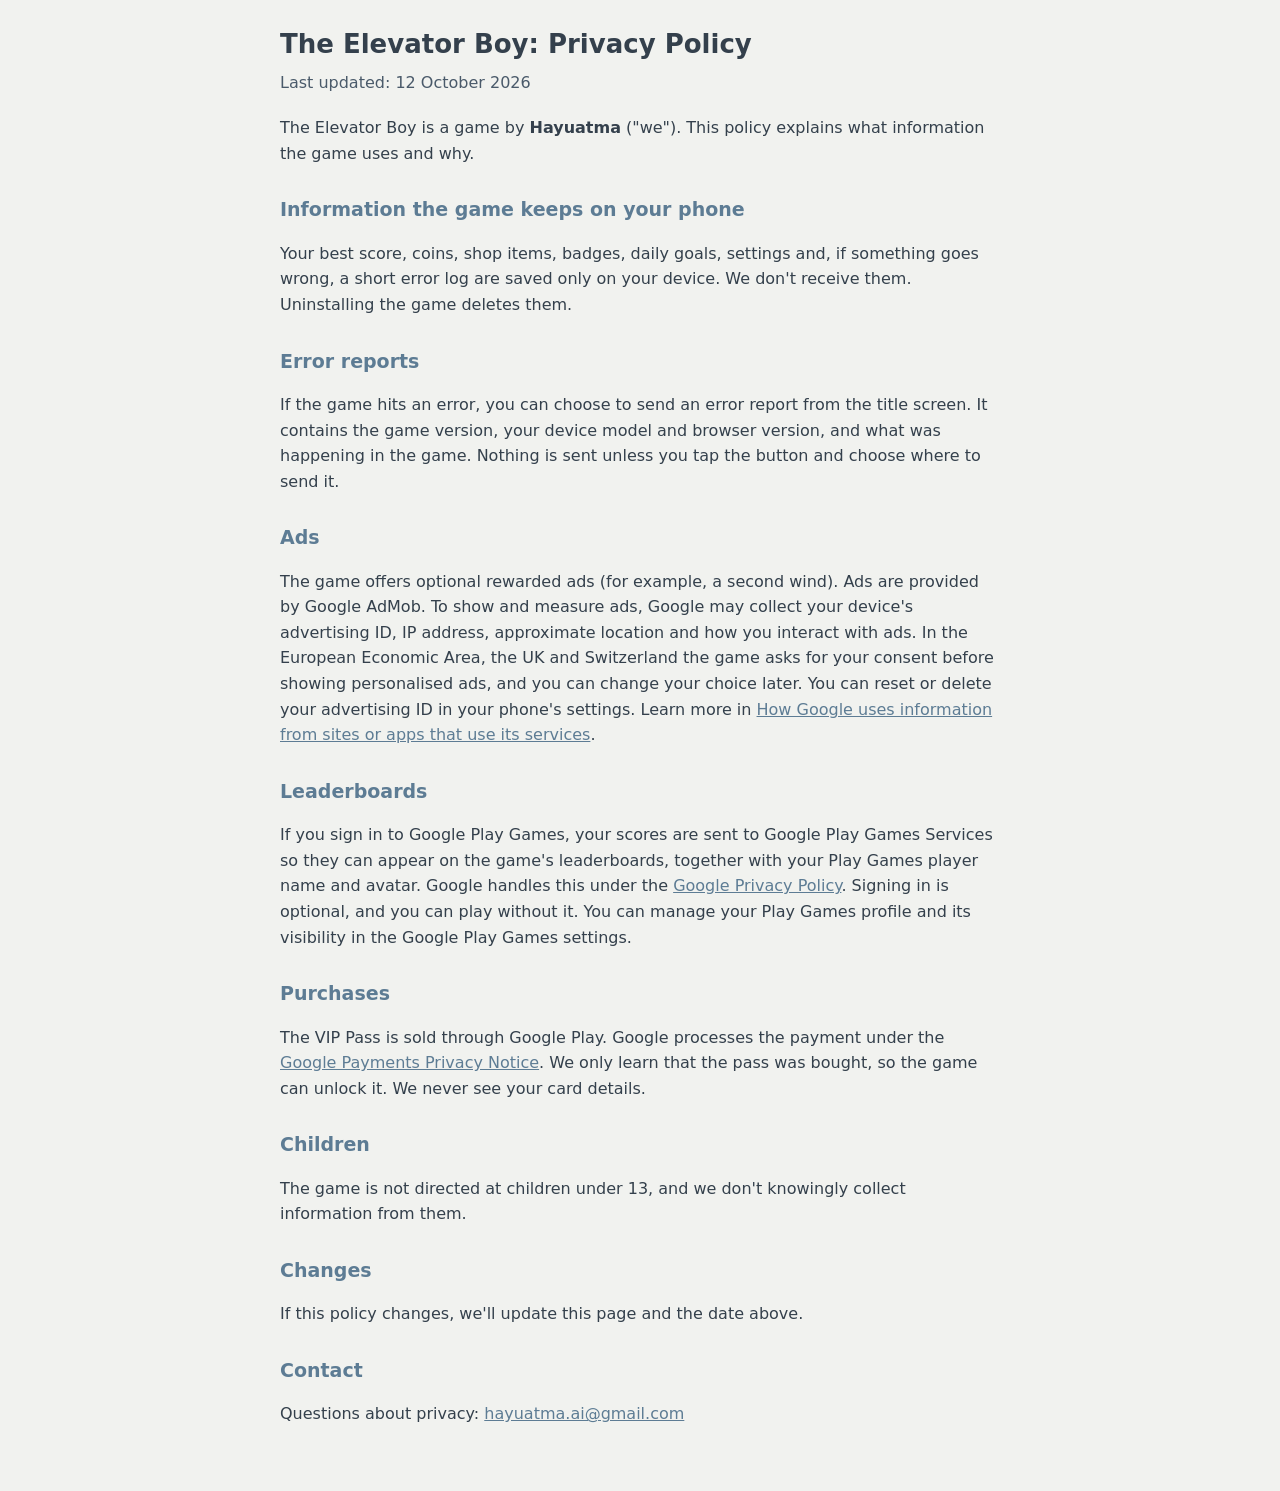
<file: elevator-boy/privacy.html>
<!doctype html>
<html lang="en">
<head>
<meta charset="utf-8">
<meta name="viewport" content="width=device-width, initial-scale=1">
<title>The Elevator Boy: Privacy Policy</title>
<style>
  body { margin: 0; background: #F1F2EF; color: #34404C; font: 16px/1.6 system-ui, sans-serif; }
  main { max-width: 720px; margin: 0 auto; padding: 24px 16px 48px; }
  h1 { font-size: 26px; margin: 0 0 4px; }
  h2 { font-size: 19px; margin: 28px 0 6px; color: #5D7C94; }
  .date { color: #4A5A6A; margin: 0 0 20px; }
  a { color: #5D7C94; }
</style>
</head>
<body>
<main>
<h1>The Elevator Boy: Privacy Policy</h1>
<p class="date">Last updated: 12 October 2026</p>

<p>The Elevator Boy is a game by <strong>Hayuatma</strong> ("we"). This policy explains what information the game uses and why.</p>

<h2>Information the game keeps on your phone</h2>
<p>Your best score, coins, shop items, badges, daily goals, settings and, if something goes wrong, a short error log are saved only on your device. We don't receive them. Uninstalling the game deletes them.</p>

<h2>Error reports</h2>
<p>If the game hits an error, you can choose to send an error report from the title screen. It contains the game version, your device model and browser version, and what was happening in the game. Nothing is sent unless you tap the button and choose where to send it.</p>

<h2>Ads</h2>
<p>The game offers optional rewarded ads (for example, a second wind). Ads are provided by Google AdMob. To show and measure ads, Google may collect your device's advertising ID, IP address, approximate location and how you interact with ads. In the European Economic Area, the UK and Switzerland the game asks for your consent before showing personalised ads, and you can change your choice later. You can reset or delete your advertising ID in your phone's settings. Learn more in <a href="https://policies.google.com/technologies/partner-sites">How Google uses information from sites or apps that use its services</a>.</p>

<h2>Leaderboards</h2>
<p>If you sign in to Google Play Games, your scores are sent to Google Play Games Services so they can appear on the game's leaderboards, together with your Play Games player name and avatar. Google handles this under the <a href="https://policies.google.com/privacy">Google Privacy Policy</a>. Signing in is optional, and you can play without it. You can manage your Play Games profile and its visibility in the Google Play Games settings.</p>

<h2>Purchases</h2>
<p>The VIP Pass is sold through Google Play. Google processes the payment under the <a href="https://payments.google.com/payments/apis-secure/u/0/get_legal_document?ldo=0&amp;ldt=privacynotice">Google Payments Privacy Notice</a>. We only learn that the pass was bought, so the game can unlock it. We never see your card details.</p>

<h2>Children</h2>
<p>The game is not directed at children under 13, and we don't knowingly collect information from them.</p>

<h2>Changes</h2>
<p>If this policy changes, we'll update this page and the date above.</p>

<h2>Contact</h2>
<p>Questions about privacy: <a href="mailto:hayuatma.ai@gmail.com">hayuatma.ai@gmail.com</a></p>
</main>
</body>
</html>
</file>
<file: present/engine.css>
/* Kinetic Deck engine — stage 1920x1080, animasi per step, sinkron presenter→audiens */
:root{
  --bg:#0a0f15; --bg2:#0f1720; --panel:#131d28; --ink:#eef2f5; --mute:#8696a6; --line:#223040;
  --accent:#f2c230; --accent-ink:#1a1400; --cool:#3fc1c9; --hot:#ff6b5b;
  --ease:cubic-bezier(.16,.84,.24,1);
  --font:'Space Grotesk',system-ui,-apple-system,'Segoe UI',sans-serif;
  --mono:'JetBrains Mono',ui-monospace,'Cascadia Mono',Consolas,monospace;
}
*{box-sizing:border-box;margin:0;padding:0}
html,body{height:100%;background:#000;color:var(--ink);overflow:hidden;font-family:var(--font);-webkit-font-smoothing:antialiased}
body{touch-action:manipulation;user-select:none;-webkit-user-select:none}

/* ---------- Stage ---------- */
#stage{position:absolute;left:50%;top:50%;width:1920px;height:1080px;transform-origin:50% 50%;
  background:radial-gradient(1200px 800px at 85% 10%,#14202c 0%,transparent 60%),
             radial-gradient(900px 700px at 0% 100%,#101a16 0%,transparent 55%),var(--bg);
  overflow:hidden}
#stage::before{content:"";position:absolute;inset:0;pointer-events:none;opacity:.35;
  background-image:linear-gradient(var(--line) 1px,transparent 1px),linear-gradient(90deg,var(--line) 1px,transparent 1px);
  background-size:80px 80px;mask-image:radial-gradient(ellipse at 60% 40%,#000 0%,transparent 75%);
  -webkit-mask-image:radial-gradient(ellipse at 60% 40%,#000 0%,transparent 75%)}

.slide{position:absolute;inset:0;padding:110px 140px 120px;opacity:0;visibility:hidden;
  transition:opacity .55s ease,visibility 0s linear .55s}
.slide.active{opacity:1;visibility:visible;transition:opacity .55s ease}
.slide .notes{display:none}

/* ---------- Chrome ---------- */
#chrome{position:absolute;left:140px;right:140px;bottom:52px;display:flex;justify-content:space-between;
  font:500 20px/1 var(--mono);letter-spacing:.14em;text-transform:uppercase;color:var(--mute);pointer-events:none}
#chrome b{color:var(--ink);font-weight:500}
#progress{position:absolute;left:0;bottom:0;height:6px;width:0;background:var(--accent);
  transition:width .8s var(--ease)}

/* ---------- Typo ---------- */
.eyebrow{font:500 24px/1 var(--mono);letter-spacing:.2em;text-transform:uppercase;color:var(--accent)}
.display{font-size:150px;line-height:.98;font-weight:700;letter-spacing:-.035em;max-width:1500px}
.h2{font-size:84px;line-height:1.02;font-weight:700;letter-spacing:-.03em;max-width:1600px}
.lede{font-size:38px;line-height:1.4;color:#c6d0d9;max-width:1200px}
.mono{font-family:var(--mono)}
.acc{color:var(--accent)} .cool{color:var(--cool)} .hot{color:var(--hot)} .mute{color:var(--mute)}

/* ---------- Animasi ---------- */
.slide [data-anim]{transition:transform 1s var(--ease) var(--d,0s),opacity .9s var(--ease) var(--d,0s),
  filter .9s var(--ease) var(--d,0s)}
[data-anim=up]{opacity:0;transform:translateY(70px)}
[data-anim=down]{opacity:0;transform:translateY(-50px)}
[data-anim=left]{opacity:0;transform:translateX(-90px)}
[data-anim=right]{opacity:0;transform:translateX(90px)}
[data-anim=scale]{opacity:0;transform:scale(.82)}
[data-anim=pop]{opacity:0;transform:scale(.4)}
[data-anim=blur]{opacity:0;filter:blur(18px);transform:scale(1.06)}
[data-anim=fade]{opacity:0}
[data-anim].in{opacity:1;transform:none;filter:none}
/* Garis SVG yang "tergambar" — beri pathLength="1" */
.slide [data-anim=draw]{opacity:1;transform:none;stroke-dasharray:1;stroke-dashoffset:1;
  transition:stroke-dashoffset 1.3s var(--ease) var(--d,0s)}
[data-anim=draw].in{stroke-dashoffset:0}
/* SVG group transform tidak dipakai agar posisi aman */
svg [data-anim=up],svg [data-anim=scale],svg [data-anim=pop],svg [data-anim=left],svg [data-anim=right]{transform-box:fill-box;transform-origin:center}

/* Teks per kata */
[data-split] .wm{display:inline-block;overflow:hidden;vertical-align:top;padding-bottom:.08em;margin-bottom:-.08em}
[data-split] .w{display:inline-block;opacity:0;transform:translateY(105%) rotate(6deg);transform-origin:0 100%;
  transition:transform 1s var(--ease),opacity .6s ease;transition-delay:calc(var(--d,0s) + var(--i) * 60ms)}
[data-split].in .w{opacity:1;transform:none}

/* Mode instan (lompat / audiens telat bergabung) */
.instant *,.instant *::before,.instant *::after{transition:none !important}

/* ---------- HUD ---------- */
.hud{position:fixed;z-index:20;font:500 13px/1.2 var(--mono);letter-spacing:.04em;color:#dbe3ea}
.pill{display:inline-flex;align-items:center;gap:8px;padding:8px 12px;border-radius:999px;
  background:rgba(14,20,28,.82);border:1px solid #2a3846;backdrop-filter:blur(8px);-webkit-backdrop-filter:blur(8px)}
.dot{width:8px;height:8px;border-radius:50%;background:#5c6b79;flex:none}
.dot.ok{background:#3ddc84;box-shadow:0 0 0 0 rgba(61,220,132,.6);animation:ping 2s infinite}
.dot.warn{background:var(--accent)} .dot.err{background:var(--hot)}
@keyframes ping{70%{box-shadow:0 0 0 8px rgba(61,220,132,0)}100%{box-shadow:0 0 0 0 rgba(61,220,132,0)}}
button.pill{cursor:pointer;color:inherit;font:inherit}
button.pill:hover{border-color:var(--accent);color:#fff}
button.pill.primary{background:var(--accent);color:var(--accent-ink);border-color:var(--accent);font-weight:700}

#aud-hud{top:14px;right:14px;display:flex;gap:8px;flex-wrap:wrap;justify-content:flex-end}
#pres-hud{left:50%;bottom:14px;transform:translateX(-50%);display:flex;gap:8px;align-items:center;
  transition:opacity .4s ease,transform .4s ease;flex-wrap:wrap;justify-content:center;max-width:calc(100vw - 28px)}
#pres-hud.hide{opacity:0;transform:translate(-50%,12px);pointer-events:none}
#timer{font-variant-numeric:tabular-nums}
#notes{position:fixed;z-index:21;top:14px;right:14px;bottom:70px;width:min(420px,calc(100vw - 28px));
  background:rgba(12,18,25,.94);border:1px solid #2a3846;border-radius:16px;padding:20px 22px;overflow:auto;
  font:400 17px/1.55 var(--font);color:#dbe3ea;display:none;backdrop-filter:blur(10px)}
#notes.show{display:block}
#notes h4{font:500 12px/1 var(--mono);letter-spacing:.14em;text-transform:uppercase;color:var(--accent);margin:0 0 10px}
#notes .next{margin-top:18px;padding-top:14px;border-top:1px solid #2a3846;color:var(--mute);font-size:15px}
#notes ul{padding-left:1.1em} #notes li{margin:.3em 0}
#toast{position:fixed;z-index:30;left:50%;top:18px;transform:translate(-50%,-80px);transition:transform .4s var(--ease)}
#toast.show{transform:translate(-50%,0)}
#waiting{position:fixed;z-index:19;left:50%;bottom:22px;transform:translateX(-50%)}
</file>
